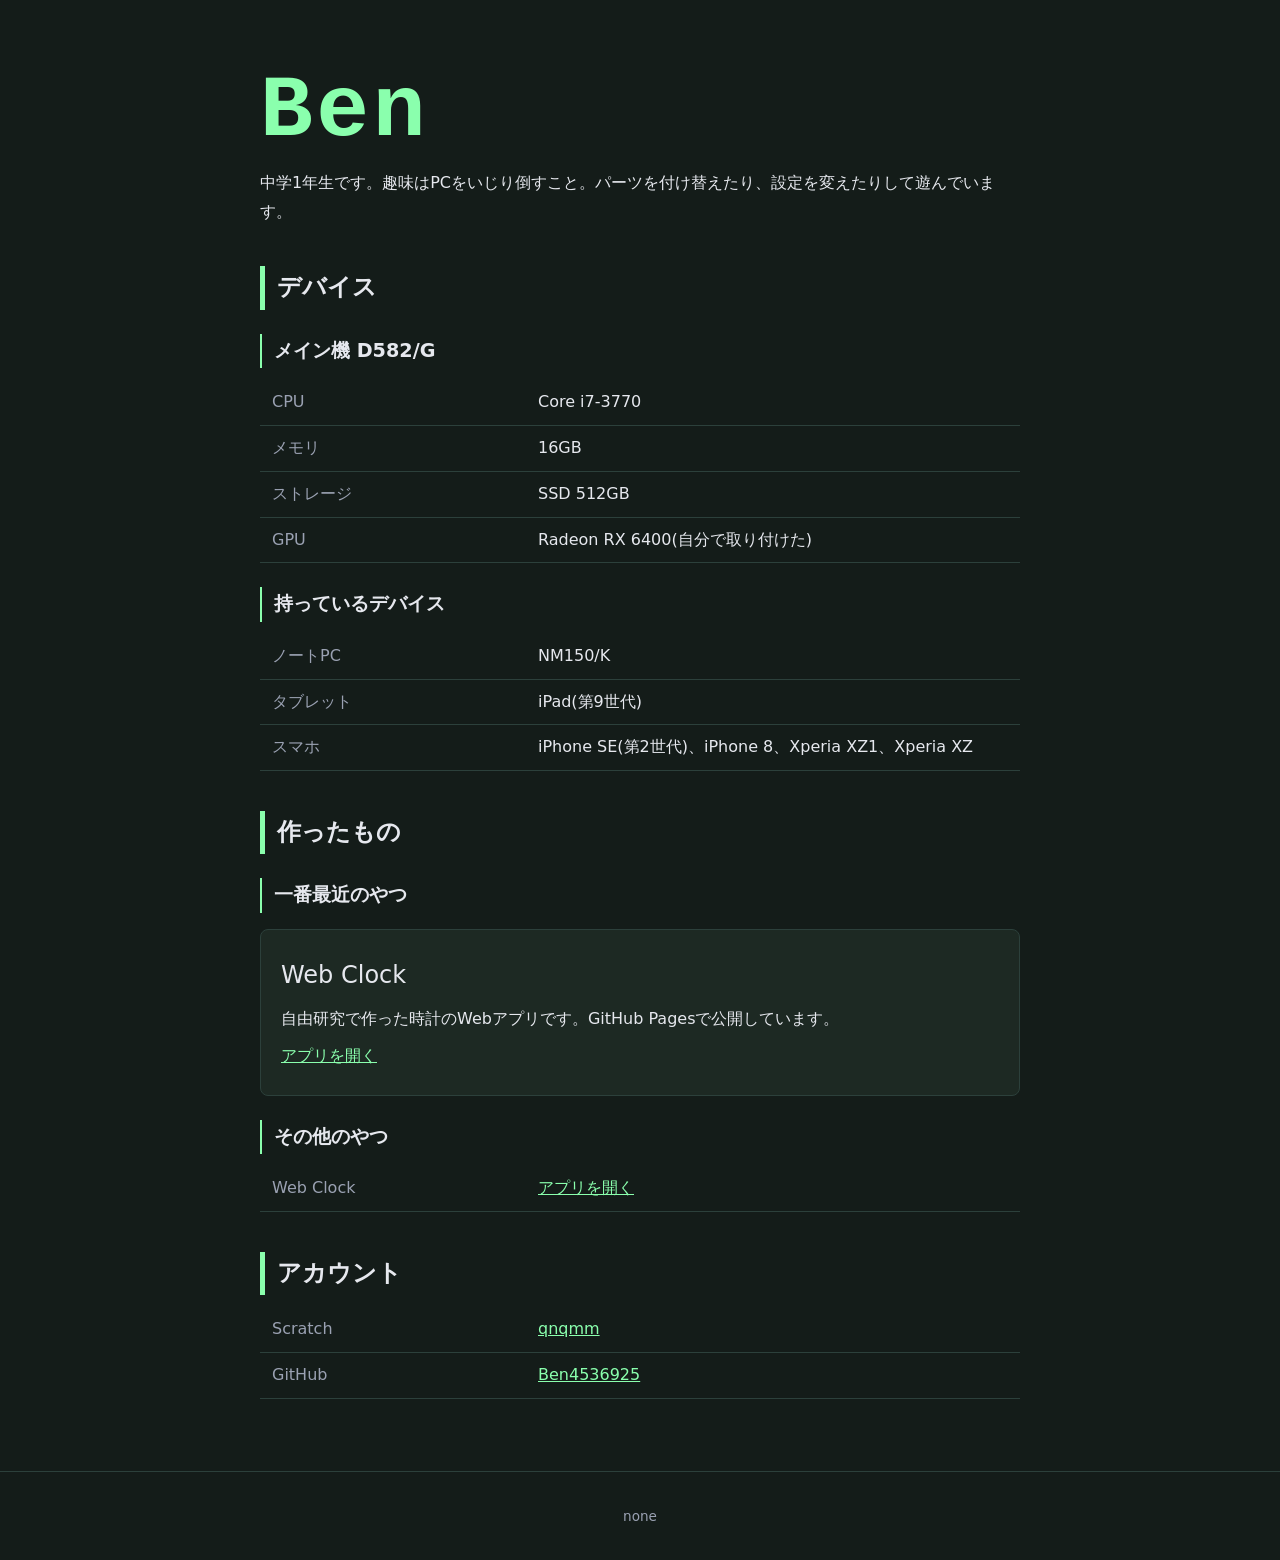
<file: index.html>
<!DOCTYPE html>
<html lang="ja">

<head>
    <meta charset="utf-8">
    <meta name="viewport" content="width=device-width,initial-scale=1">
    <title>Ben のサイト</title>
    <link rel="stylesheet" href="style.css">
</head>

<body>
    <main>
        <div class="name">Ben</div>
        <p>中学1年生です。趣味はPCをいじり倒すこと。パーツを付け替えたり、設定を変えたりして遊んでいます。</p>

        <h1>デバイス</h1>
        <h2>メイン機 D582/G</h2>
        <table>
            <tr>
                <th>CPU</th>
                <td>Core i7-3770</td>
            </tr>
            <tr>
                <th>メモリ</th>
                <td>16GB</td>
            </tr>
            <tr>
                <th>ストレージ</th>
                <td>SSD 512GB</td>
            </tr>
            <tr>
                <th>GPU</th>
                <td>Radeon RX 6400(自分で取り付けた)</td>
            </tr>
        </table>
        <h2>持っているデバイス</h2>
        <table>
            <tr>
                <th>ノートPC</th>
                <td>NM150/K</td>
            </tr>
            <tr>
                <th>タブレット</th>
                <td>iPad(第9世代)</td>
            </tr>
            <tr>
                <th>スマホ</th>
                <td>iPhone SE(第2世代)、iPhone 8、Xperia XZ1、Xperia XZ</td>
            </tr>
        </table>

        <h1>作ったもの</h1>
        <h2>一番最近のやつ</h2>
        <div class="box">
            <p class="title">Web Clock</p>
            <p>自由研究で作った時計のWebアプリです。GitHub Pagesで公開しています。</p>
            <p><a href="https://ben4536925.github.io/web-clock/">アプリを開く</a></p>
        </div>
        <h2>その他のやつ</h2>
        <table>
            <tr>
                <th>Web Clock</th>
                <td><a href="https://ben4536925.github.io/web-clock/">アプリを開く</a></td>
            </tr>
        </table>

        <h1>アカウント</h1>
        <table>
            <!--
            <tr>
                <th></th>
                <td><a href=""></a></td>
            </tr>
            -->
            <tr>
                <th>Scratch</th>
                <td><a href="https://scratch.mit.edu/users/qnqmm">qnqmm</a></td>
            </tr>
            <tr>
                <th>GitHub</th>
                <td><a href="https://github.com/Ben4536925">Ben4536925</a></td>
            </tr>
        </table>
    </main>
    <footer>none</footer>
</body>

</html>
</file>
<file: style.css>
:root {
    --bg: #141c19;
    --sf: #1d2923;
    --ln: #2c403b;
    --tx: #e6e8ee;
    --mu: #9aa1b2;
    --ac: #8affad;
}

* {
    box-sizing: border-box;
}

html {
    scroll-padding-top: 4rem;
}

body {
    margin: 0;
    background: var(--bg);
    color: var(--tx);
    font: 16px/1.8 system-ui, "Hiragino Sans", "Yu Gothic", sans-serif;
}

a {
    color: var(--ac)
}

a:focus-visible {
    outline: 2px solid var(--ac);
    outline-offset: 3px;
}

nav {
    display: flex;
    gap: 1.5rem;
    padding: 1rem 1.25rem;
    border-bottom: 1px solid var(--ln);
    max-width: 50rem;
    margin: 0 auto;
}

nav a {
    color: var(--mu);
    text-decoration: none;
}

nav a[aria-current] {
    color: var(--tx);
    border-bottom: 2px solid var(--ac);
}

main {
    max-width: 50rem;
    margin: 0 auto;
    padding: 1.5rem 1.25rem 4rem;
}

.name {

    font: 600 clamp(2.8rem, 14vw, 5.5rem)/1.1 ui-monospace, Menlo, Consolas, monospace;
    letter-spacing: .04em;
    color: var(--ac);
    margin: 2.5rem 0 .25rem;
}

h1 {
    font-size: 1.5rem;
    margin: 2.5rem 0 .75rem;
    padding-left: .75rem;
    border-left: 5px solid var(--ac);
}

h2 {
    font-size: 1.2rem;
    margin: 1.5rem 0 .75rem;
    padding-left: .75rem;
    border-left: 2px solid var(--ac);
}

.title{
    font-size:1.5rem;
}

p {
    margin: .5rem 0;
}

.mu {
    color: var(--mu);
}

.box {
    background: var(--sf);
    border: 1px solid var(--ln);
    border-radius: 8px;
    padding: 1rem 1.25rem;
    margin: 1rem 0;
}

table {
    width: 100%;
    border-collapse: collapse;
    margin: .5rem 0;
}

th,
td {
    text-align: left;
    padding: .5rem .75rem;
    border-bottom: 1px solid var(--ln);
    vertical-align: top;
}

th {
    color: var(--mu);
    font-weight: 500;
    width: 35%;
}

ul {
    padding-left: 1.2rem;
}

footer {
    color: var(--mu);
    font-size: .85rem;
    text-align: center;
    padding: 2rem 1rem;
    border-top: 1px solid var(--ln);
}
</file>
